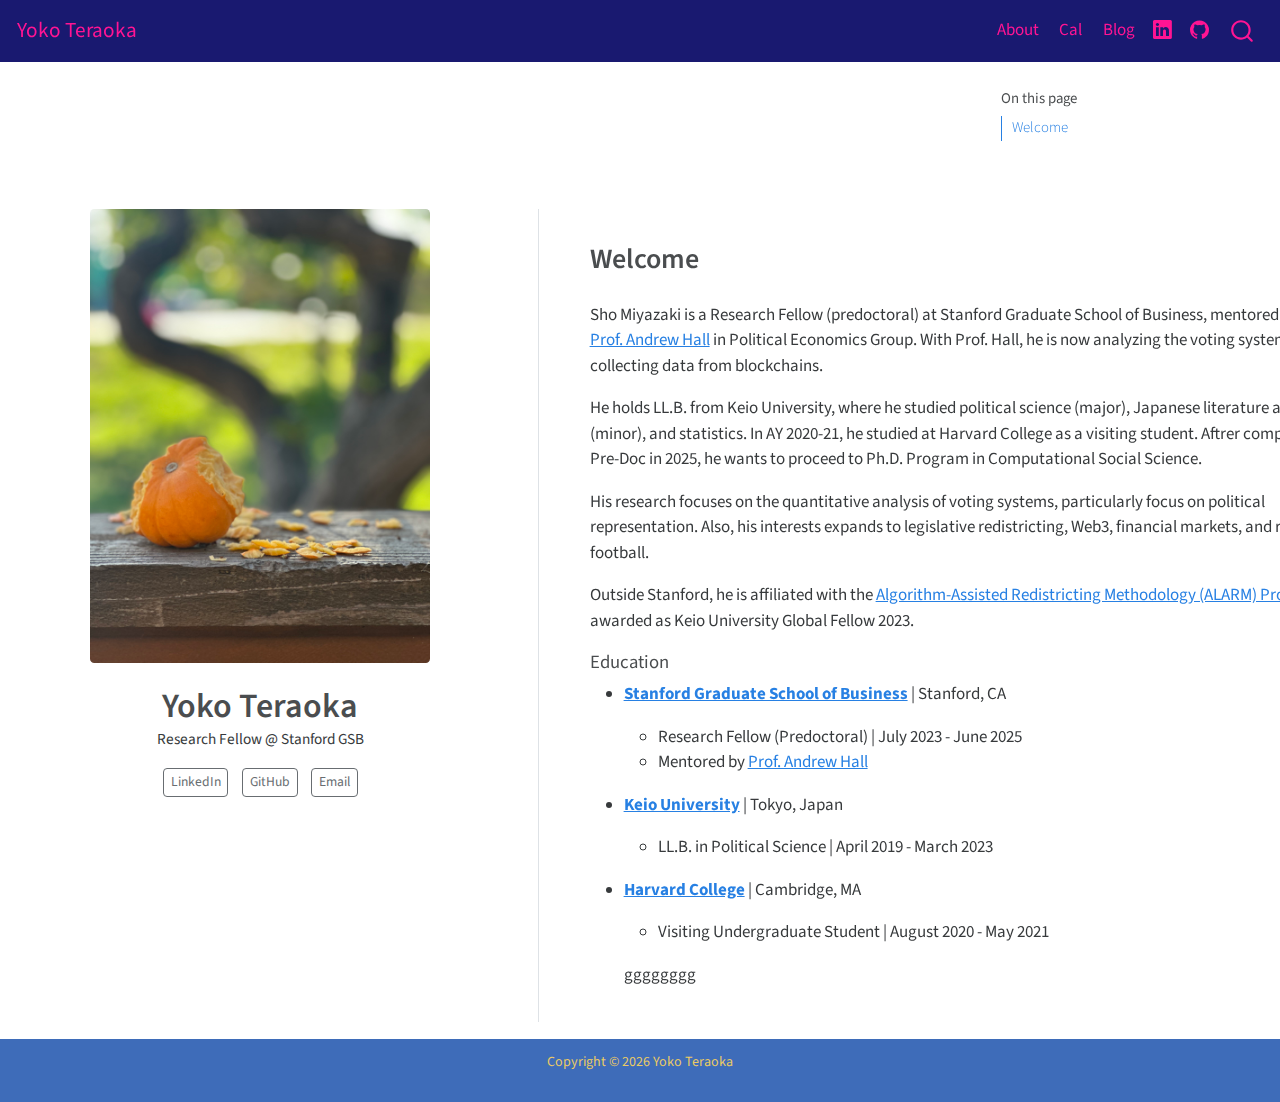
<file: docs/index.html>
<!DOCTYPE html>
<html xmlns="http://www.w3.org/1999/xhtml" lang="en" xml:lang="en"><head>

<meta charset="utf-8">
<meta name="generator" content="quarto-1.3.433">

<meta name="viewport" content="width=device-width, initial-scale=1.0, user-scalable=yes">

<meta name="description" content="Research Fellow @ Stanford GSB">

<title>Yoko Teraoka</title>
<style>
code{white-space: pre-wrap;}
span.smallcaps{font-variant: small-caps;}
div.columns{display: flex; gap: min(4vw, 1.5em);}
div.column{flex: auto; overflow-x: auto;}
div.hanging-indent{margin-left: 1.5em; text-indent: -1.5em;}
ul.task-list{list-style: none;}
ul.task-list li input[type="checkbox"] {
  width: 0.8em;
  margin: 0 0.8em 0.2em -1em; /* quarto-specific, see https://github.com/quarto-dev/quarto-cli/issues/4556 */ 
  vertical-align: middle;
}
</style>


<script src="site_libs/quarto-nav/quarto-nav.js"></script>
<script src="site_libs/quarto-nav/headroom.min.js"></script>
<script src="site_libs/clipboard/clipboard.min.js"></script>
<script src="site_libs/quarto-search/autocomplete.umd.js"></script>
<script src="site_libs/quarto-search/fuse.min.js"></script>
<script src="site_libs/quarto-search/quarto-search.js"></script>
<meta name="quarto:offset" content="./">
<link href="./figs/favicon.png" rel="icon" type="image/png">
<script src="site_libs/quarto-html/quarto.js"></script>
<script src="site_libs/quarto-html/popper.min.js"></script>
<script src="site_libs/quarto-html/tippy.umd.min.js"></script>
<link href="site_libs/quarto-html/tippy.css" rel="stylesheet">
<link href="site_libs/quarto-html/quarto-syntax-highlighting.css" rel="stylesheet" id="quarto-text-highlighting-styles">
<script src="site_libs/bootstrap/bootstrap.min.js"></script>
<link href="site_libs/bootstrap/bootstrap-icons.css" rel="stylesheet">
<link href="site_libs/bootstrap/bootstrap.min.css" rel="stylesheet" id="quarto-bootstrap" data-mode="light">
<script id="quarto-search-options" type="application/json">{
  "location": "navbar",
  "copy-button": false,
  "collapse-after": 3,
  "panel-placement": "end",
  "type": "overlay",
  "limit": 20,
  "language": {
    "search-no-results-text": "No results",
    "search-matching-documents-text": "matching documents",
    "search-copy-link-title": "Copy link to search",
    "search-hide-matches-text": "Hide additional matches",
    "search-more-match-text": "more match in this document",
    "search-more-matches-text": "more matches in this document",
    "search-clear-button-title": "Clear",
    "search-detached-cancel-button-title": "Cancel",
    "search-submit-button-title": "Submit",
    "search-label": "Search"
  }
}</script>


<link rel="stylesheet" href="styles.css">
</head>

<body class="nav-fixed">

<div id="quarto-search-results"></div>
  <header id="quarto-header" class="headroom fixed-top">
    <nav class="navbar navbar-expand-lg navbar-dark ">
      <div class="navbar-container container-fluid">
      <div class="navbar-brand-container">
    <a class="navbar-brand" href="./index.html">
    <span class="navbar-title">Yoko Teraoka</span>
    </a>
  </div>
            <div id="quarto-search" class="" title="Search"></div>
          <button class="navbar-toggler" type="button" data-bs-toggle="collapse" data-bs-target="#navbarCollapse" aria-controls="navbarCollapse" aria-expanded="false" aria-label="Toggle navigation" onclick="if (window.quartoToggleHeadroom) { window.quartoToggleHeadroom(); }">
  <span class="navbar-toggler-icon"></span>
</button>
          <div class="collapse navbar-collapse" id="navbarCollapse">
            <ul class="navbar-nav navbar-nav-scroll ms-auto">
  <li class="nav-item">
    <a class="nav-link" href="./about.html" rel="" target="">
 <span class="menu-text">About</span></a>
  </li>  
  <li class="nav-item">
    <a class="nav-link" href="./california.html" rel="" target="">
 <span class="menu-text">Cal</span></a>
  </li>  
  <li class="nav-item">
    <a class="nav-link" href="https://hiyokoyoko.github.io/Blog.html" rel="" target="">
 <span class="menu-text">Blog</span></a>
  </li>  
  <li class="nav-item compact">
    <a class="nav-link" href="https://www.linkedin.com/in/hiyokoyoko/" rel="" target=""><i class="bi bi-linkedin" role="img">
</i> 
 <span class="menu-text"></span></a>
  </li>  
  <li class="nav-item compact">
    <a class="nav-link" href="https://github.com/hiyokoyoko" rel="" target=""><i class="bi bi-github" role="img">
</i> 
 <span class="menu-text"></span></a>
  </li>  
</ul>
            <div class="quarto-navbar-tools">
</div>
          </div> <!-- /navcollapse -->
      </div> <!-- /container-fluid -->
    </nav>
</header>
<!-- content -->
<div id="quarto-content" class="quarto-container page-columns page-rows-contents page-layout-article page-navbar">
<!-- sidebar -->
<!-- margin-sidebar -->
    <div id="quarto-margin-sidebar" class="sidebar margin-sidebar">
        <nav id="TOC" role="doc-toc" class="toc-active">
    <h2 id="toc-title">On this page</h2>
  <ul>
  <li><a href="#welcome" id="toc-welcome" class="nav-link active" data-scroll-target="#welcome">Welcome</a></li>
  </ul>
</nav>
    </div>
<!-- main -->
<div class="quarto-about-trestles page-columns page-full">
  <div class="about-entity">
    <img src="photo/pumpkin.jpeg" class="about-image
  rounded " style="width: 20em;">
<header id="title-block-header" class="quarto-title-block default">
<div class="quarto-title">
<h1 class="title">Yoko Teraoka</h1>
</div>
<div>
  <div class="description">
    <p>Research Fellow @ Stanford GSB</p>
  </div>
</div>
<div class="quarto-title-meta">
  </div>
</header>
    <div class="about-links">
  <a href="https://www.linkedin.com/in/yokoteraoka/" class="about-link" rel="" target="">
     <span class="about-link-text">LinkedIn</span>
  </a>
  <a href="https://github.com/yokoteraoka" class="about-link" rel="" target="">
     <span class="about-link-text">GitHub</span>
  </a>
  <a href="/hiyoko514@gmail.com" class="about-link" rel="" target="">
     <span class="about-link-text">Email</span>
  </a>
</div>
  </div>
  <div class="about-contents page-columns page-full"><main class="content page-columns page-full" id="quarto-document-content">

<section id="welcome" class="level2 column-page">
<h2 data-anchor-id="welcome">Welcome</h2>
<p>Sho Miyazaki is a Research Fellow (predoctoral) at Stanford Graduate School of Business, mentored by <a href="http://www.andrewbenjaminhall.com/">Prof.&nbsp;Andrew Hall</a> in Political Economics Group. With Prof.&nbsp;Hall, he is now analyzing the voting system of DAOs collecting data from blockchains.</p>
<p>He holds LL.B. from Keio University, where he studied political science (major), Japanese literature and arts (minor), and statistics. In AY 2020-21, he studied at Harvard College as a visiting student. Aftrer completing the Pre-Doc in 2025, he wants to proceed to Ph.D.&nbsp;Program in Computational Social Science.</p>
<p>His research focuses on the quantitative analysis of voting systems, particularly focus on political representation. Also, his interests expands to legislative redistricting, Web3, financial markets, and rugby football.</p>
<p>Outside Stanford, he is affiliated with the <a href="https://alarm-redist.org">Algorithm-Assisted Redistricting Methodology (ALARM) Project</a>, and awarded as Keio University Global Fellow 2023.</p>
<section id="education" class="level5">
<h5 data-anchor-id="education">Education</h5>
<ul>
<li><p><a href="https://www.gsb.stanford.edu/programs/research-fellows"><strong>Stanford Graduate School of Business</strong></a> | Stanford, CA</p>
<ul>
<li>Research Fellow (Predoctoral) | July 2023 - June 2025</li>
<li>Mentored by <a href="http://www.andrewbenjaminhall.com/">Prof.&nbsp;Andrew Hall</a></li>
</ul></li>
<li><p><a href="https://www.keio.ac.jp/en/"><strong>Keio University</strong></a> | Tokyo, Japan</p>
<ul>
<li>LL.B. in Political Science | April 2019 - March 2023</li>
</ul></li>
<li><p><a href="https://college.harvard.edu"><strong>Harvard College</strong></a> | Cambridge, MA</p>
<ul>
<li>Visiting Undergraduate Student | August 2020 - May 2021</li>
</ul>
<p>gggggggg</p></li>
</ul>
</section>
</section>


</main></div>
</div>
 <!-- /main -->
<script id="quarto-html-after-body" type="application/javascript">
window.document.addEventListener("DOMContentLoaded", function (event) {
  const toggleBodyColorMode = (bsSheetEl) => {
    const mode = bsSheetEl.getAttribute("data-mode");
    const bodyEl = window.document.querySelector("body");
    if (mode === "dark") {
      bodyEl.classList.add("quarto-dark");
      bodyEl.classList.remove("quarto-light");
    } else {
      bodyEl.classList.add("quarto-light");
      bodyEl.classList.remove("quarto-dark");
    }
  }
  const toggleBodyColorPrimary = () => {
    const bsSheetEl = window.document.querySelector("link#quarto-bootstrap");
    if (bsSheetEl) {
      toggleBodyColorMode(bsSheetEl);
    }
  }
  toggleBodyColorPrimary();  
  const isCodeAnnotation = (el) => {
    for (const clz of el.classList) {
      if (clz.startsWith('code-annotation-')) {                     
        return true;
      }
    }
    return false;
  }
  const clipboard = new window.ClipboardJS('.code-copy-button', {
    text: function(trigger) {
      const codeEl = trigger.previousElementSibling.cloneNode(true);
      for (const childEl of codeEl.children) {
        if (isCodeAnnotation(childEl)) {
          childEl.remove();
        }
      }
      return codeEl.innerText;
    }
  });
  clipboard.on('success', function(e) {
    // button target
    const button = e.trigger;
    // don't keep focus
    button.blur();
    // flash "checked"
    button.classList.add('code-copy-button-checked');
    var currentTitle = button.getAttribute("title");
    button.setAttribute("title", "Copied!");
    let tooltip;
    if (window.bootstrap) {
      button.setAttribute("data-bs-toggle", "tooltip");
      button.setAttribute("data-bs-placement", "left");
      button.setAttribute("data-bs-title", "Copied!");
      tooltip = new bootstrap.Tooltip(button, 
        { trigger: "manual", 
          customClass: "code-copy-button-tooltip",
          offset: [0, -8]});
      tooltip.show();    
    }
    setTimeout(function() {
      if (tooltip) {
        tooltip.hide();
        button.removeAttribute("data-bs-title");
        button.removeAttribute("data-bs-toggle");
        button.removeAttribute("data-bs-placement");
      }
      button.setAttribute("title", currentTitle);
      button.classList.remove('code-copy-button-checked');
    }, 1000);
    // clear code selection
    e.clearSelection();
  });
  function tippyHover(el, contentFn) {
    const config = {
      allowHTML: true,
      content: contentFn,
      maxWidth: 500,
      delay: 100,
      arrow: false,
      appendTo: function(el) {
          return el.parentElement;
      },
      interactive: true,
      interactiveBorder: 10,
      theme: 'quarto',
      placement: 'bottom-start'
    };
    window.tippy(el, config); 
  }
  const noterefs = window.document.querySelectorAll('a[role="doc-noteref"]');
  for (var i=0; i<noterefs.length; i++) {
    const ref = noterefs[i];
    tippyHover(ref, function() {
      // use id or data attribute instead here
      let href = ref.getAttribute('data-footnote-href') || ref.getAttribute('href');
      try { href = new URL(href).hash; } catch {}
      const id = href.replace(/^#\/?/, "");
      const note = window.document.getElementById(id);
      return note.innerHTML;
    });
  }
      let selectedAnnoteEl;
      const selectorForAnnotation = ( cell, annotation) => {
        let cellAttr = 'data-code-cell="' + cell + '"';
        let lineAttr = 'data-code-annotation="' +  annotation + '"';
        const selector = 'span[' + cellAttr + '][' + lineAttr + ']';
        return selector;
      }
      const selectCodeLines = (annoteEl) => {
        const doc = window.document;
        const targetCell = annoteEl.getAttribute("data-target-cell");
        const targetAnnotation = annoteEl.getAttribute("data-target-annotation");
        const annoteSpan = window.document.querySelector(selectorForAnnotation(targetCell, targetAnnotation));
        const lines = annoteSpan.getAttribute("data-code-lines").split(",");
        const lineIds = lines.map((line) => {
          return targetCell + "-" + line;
        })
        let top = null;
        let height = null;
        let parent = null;
        if (lineIds.length > 0) {
            //compute the position of the single el (top and bottom and make a div)
            const el = window.document.getElementById(lineIds[0]);
            top = el.offsetTop;
            height = el.offsetHeight;
            parent = el.parentElement.parentElement;
          if (lineIds.length > 1) {
            const lastEl = window.document.getElementById(lineIds[lineIds.length - 1]);
            const bottom = lastEl.offsetTop + lastEl.offsetHeight;
            height = bottom - top;
          }
          if (top !== null && height !== null && parent !== null) {
            // cook up a div (if necessary) and position it 
            let div = window.document.getElementById("code-annotation-line-highlight");
            if (div === null) {
              div = window.document.createElement("div");
              div.setAttribute("id", "code-annotation-line-highlight");
              div.style.position = 'absolute';
              parent.appendChild(div);
            }
            div.style.top = top - 2 + "px";
            div.style.height = height + 4 + "px";
            let gutterDiv = window.document.getElementById("code-annotation-line-highlight-gutter");
            if (gutterDiv === null) {
              gutterDiv = window.document.createElement("div");
              gutterDiv.setAttribute("id", "code-annotation-line-highlight-gutter");
              gutterDiv.style.position = 'absolute';
              const codeCell = window.document.getElementById(targetCell);
              const gutter = codeCell.querySelector('.code-annotation-gutter');
              gutter.appendChild(gutterDiv);
            }
            gutterDiv.style.top = top - 2 + "px";
            gutterDiv.style.height = height + 4 + "px";
          }
          selectedAnnoteEl = annoteEl;
        }
      };
      const unselectCodeLines = () => {
        const elementsIds = ["code-annotation-line-highlight", "code-annotation-line-highlight-gutter"];
        elementsIds.forEach((elId) => {
          const div = window.document.getElementById(elId);
          if (div) {
            div.remove();
          }
        });
        selectedAnnoteEl = undefined;
      };
      // Attach click handler to the DT
      const annoteDls = window.document.querySelectorAll('dt[data-target-cell]');
      for (const annoteDlNode of annoteDls) {
        annoteDlNode.addEventListener('click', (event) => {
          const clickedEl = event.target;
          if (clickedEl !== selectedAnnoteEl) {
            unselectCodeLines();
            const activeEl = window.document.querySelector('dt[data-target-cell].code-annotation-active');
            if (activeEl) {
              activeEl.classList.remove('code-annotation-active');
            }
            selectCodeLines(clickedEl);
            clickedEl.classList.add('code-annotation-active');
          } else {
            // Unselect the line
            unselectCodeLines();
            clickedEl.classList.remove('code-annotation-active');
          }
        });
      }
  const findCites = (el) => {
    const parentEl = el.parentElement;
    if (parentEl) {
      const cites = parentEl.dataset.cites;
      if (cites) {
        return {
          el,
          cites: cites.split(' ')
        };
      } else {
        return findCites(el.parentElement)
      }
    } else {
      return undefined;
    }
  };
  var bibliorefs = window.document.querySelectorAll('a[role="doc-biblioref"]');
  for (var i=0; i<bibliorefs.length; i++) {
    const ref = bibliorefs[i];
    const citeInfo = findCites(ref);
    if (citeInfo) {
      tippyHover(citeInfo.el, function() {
        var popup = window.document.createElement('div');
        citeInfo.cites.forEach(function(cite) {
          var citeDiv = window.document.createElement('div');
          citeDiv.classList.add('hanging-indent');
          citeDiv.classList.add('csl-entry');
          var biblioDiv = window.document.getElementById('ref-' + cite);
          if (biblioDiv) {
            citeDiv.innerHTML = biblioDiv.innerHTML;
          }
          popup.appendChild(citeDiv);
        });
        return popup.innerHTML;
      });
    }
  }
});
</script>
</div> <!-- /content -->
<footer class="footer">
  <div class="nav-footer">
    <div class="nav-footer-left">
      &nbsp;
    </div>   
    <div class="nav-footer-center">
      <ul class="footer-items list-unstyled">
    <li class="nav-item">
 <p>Copyright © <script>document.write(new Date().getFullYear())</script> Yoko Teraoka</p>
  </li>  
</ul>
    </div>
    <div class="nav-footer-right">
      &nbsp;
    </div>
  </div>
</footer>



</body></html>
</file>
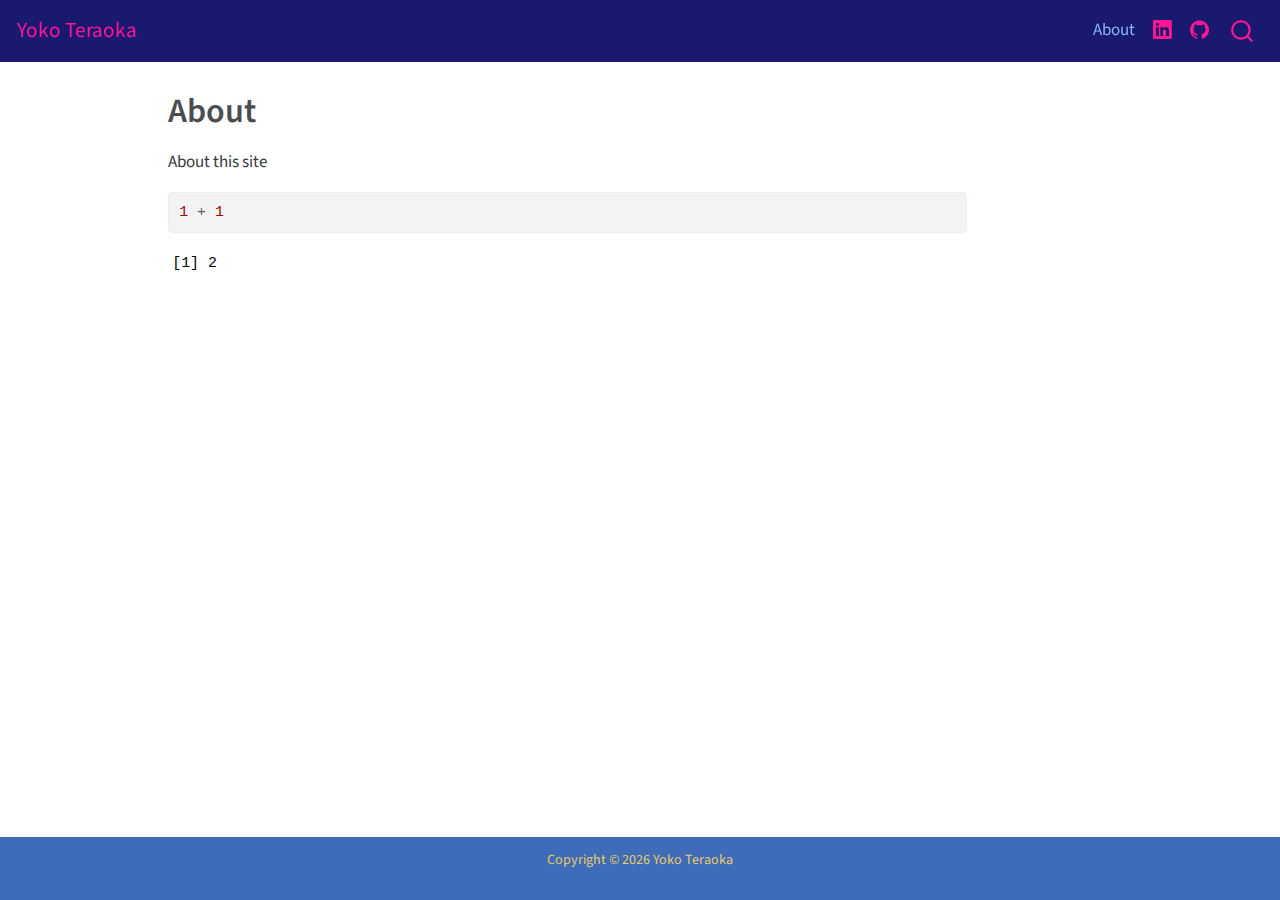
<file: docs/about.html>
<!DOCTYPE html>
<html xmlns="http://www.w3.org/1999/xhtml" lang="en" xml:lang="en"><head>

<meta charset="utf-8">
<meta name="generator" content="quarto-1.3.433">

<meta name="viewport" content="width=device-width, initial-scale=1.0, user-scalable=yes">


<title>Yoko Teraoka - About</title>
<style>
code{white-space: pre-wrap;}
span.smallcaps{font-variant: small-caps;}
div.columns{display: flex; gap: min(4vw, 1.5em);}
div.column{flex: auto; overflow-x: auto;}
div.hanging-indent{margin-left: 1.5em; text-indent: -1.5em;}
ul.task-list{list-style: none;}
ul.task-list li input[type="checkbox"] {
  width: 0.8em;
  margin: 0 0.8em 0.2em -1em; /* quarto-specific, see https://github.com/quarto-dev/quarto-cli/issues/4556 */ 
  vertical-align: middle;
}
/* CSS for syntax highlighting */
pre > code.sourceCode { white-space: pre; position: relative; }
pre > code.sourceCode > span { display: inline-block; line-height: 1.25; }
pre > code.sourceCode > span:empty { height: 1.2em; }
.sourceCode { overflow: visible; }
code.sourceCode > span { color: inherit; text-decoration: inherit; }
div.sourceCode { margin: 1em 0; }
pre.sourceCode { margin: 0; }
@media screen {
div.sourceCode { overflow: auto; }
}
@media print {
pre > code.sourceCode { white-space: pre-wrap; }
pre > code.sourceCode > span { text-indent: -5em; padding-left: 5em; }
}
pre.numberSource code
  { counter-reset: source-line 0; }
pre.numberSource code > span
  { position: relative; left: -4em; counter-increment: source-line; }
pre.numberSource code > span > a:first-child::before
  { content: counter(source-line);
    position: relative; left: -1em; text-align: right; vertical-align: baseline;
    border: none; display: inline-block;
    -webkit-touch-callout: none; -webkit-user-select: none;
    -khtml-user-select: none; -moz-user-select: none;
    -ms-user-select: none; user-select: none;
    padding: 0 4px; width: 4em;
  }
pre.numberSource { margin-left: 3em;  padding-left: 4px; }
div.sourceCode
  {   }
@media screen {
pre > code.sourceCode > span > a:first-child::before { text-decoration: underline; }
}
</style>


<script src="site_libs/quarto-nav/quarto-nav.js"></script>
<script src="site_libs/quarto-nav/headroom.min.js"></script>
<script src="site_libs/clipboard/clipboard.min.js"></script>
<script src="site_libs/quarto-search/autocomplete.umd.js"></script>
<script src="site_libs/quarto-search/fuse.min.js"></script>
<script src="site_libs/quarto-search/quarto-search.js"></script>
<meta name="quarto:offset" content="./">
<link href="./figs/favicon.png" rel="icon" type="image/png">
<script src="site_libs/quarto-html/quarto.js"></script>
<script src="site_libs/quarto-html/popper.min.js"></script>
<script src="site_libs/quarto-html/tippy.umd.min.js"></script>
<script src="site_libs/quarto-html/anchor.min.js"></script>
<link href="site_libs/quarto-html/tippy.css" rel="stylesheet">
<link href="site_libs/quarto-html/quarto-syntax-highlighting.css" rel="stylesheet" id="quarto-text-highlighting-styles">
<script src="site_libs/bootstrap/bootstrap.min.js"></script>
<link href="site_libs/bootstrap/bootstrap-icons.css" rel="stylesheet">
<link href="site_libs/bootstrap/bootstrap.min.css" rel="stylesheet" id="quarto-bootstrap" data-mode="light">
<script id="quarto-search-options" type="application/json">{
  "location": "navbar",
  "copy-button": false,
  "collapse-after": 3,
  "panel-placement": "end",
  "type": "overlay",
  "limit": 20,
  "language": {
    "search-no-results-text": "No results",
    "search-matching-documents-text": "matching documents",
    "search-copy-link-title": "Copy link to search",
    "search-hide-matches-text": "Hide additional matches",
    "search-more-match-text": "more match in this document",
    "search-more-matches-text": "more matches in this document",
    "search-clear-button-title": "Clear",
    "search-detached-cancel-button-title": "Cancel",
    "search-submit-button-title": "Submit",
    "search-label": "Search"
  }
}</script>


<link rel="stylesheet" href="styles.css">
</head>

<body class="nav-fixed">

<div id="quarto-search-results"></div>
  <header id="quarto-header" class="headroom fixed-top">
    <nav class="navbar navbar-expand-lg navbar-dark ">
      <div class="navbar-container container-fluid">
      <div class="navbar-brand-container">
    <a class="navbar-brand" href="./index.html">
    <span class="navbar-title">Yoko Teraoka</span>
    </a>
  </div>
            <div id="quarto-search" class="" title="Search"></div>
          <button class="navbar-toggler" type="button" data-bs-toggle="collapse" data-bs-target="#navbarCollapse" aria-controls="navbarCollapse" aria-expanded="false" aria-label="Toggle navigation" onclick="if (window.quartoToggleHeadroom) { window.quartoToggleHeadroom(); }">
  <span class="navbar-toggler-icon"></span>
</button>
          <div class="collapse navbar-collapse" id="navbarCollapse">
            <ul class="navbar-nav navbar-nav-scroll ms-auto">
  <li class="nav-item">
    <a class="nav-link active" href="./about.html" rel="" target="" aria-current="page">
 <span class="menu-text">About</span></a>
  </li>  
  <li class="nav-item compact">
    <a class="nav-link" href="https://www.linkedin.com/in/hiyokoyoko/" rel="" target=""><i class="bi bi-linkedin" role="img">
</i> 
 <span class="menu-text"></span></a>
  </li>  
  <li class="nav-item compact">
    <a class="nav-link" href="https://github.com/hiyokoyoko" rel="" target=""><i class="bi bi-github" role="img">
</i> 
 <span class="menu-text"></span></a>
  </li>  
</ul>
            <div class="quarto-navbar-tools">
</div>
          </div> <!-- /navcollapse -->
      </div> <!-- /container-fluid -->
    </nav>
</header>
<!-- content -->
<div id="quarto-content" class="quarto-container page-columns page-rows-contents page-layout-article page-navbar">
<!-- sidebar -->
<!-- margin-sidebar -->
    <div id="quarto-margin-sidebar" class="sidebar margin-sidebar">
        
    </div>
<!-- main -->
<main class="content" id="quarto-document-content">

<header id="title-block-header" class="quarto-title-block default">
<div class="quarto-title">
<h1 class="title">About</h1>
</div>



<div class="quarto-title-meta">

    
  
    
  </div>
  

</header>

<p>About this site</p>
<div class="cell">
<div class="sourceCode cell-code" id="cb1"><pre class="sourceCode r code-with-copy"><code class="sourceCode r"><span id="cb1-1"><a href="#cb1-1" aria-hidden="true" tabindex="-1"></a><span class="dv">1</span> <span class="sc">+</span> <span class="dv">1</span></span></code><button title="Copy to Clipboard" class="code-copy-button"><i class="bi"></i></button></pre></div>
<div class="cell-output cell-output-stdout">
<pre><code>[1] 2</code></pre>
</div>
</div>



</main> <!-- /main -->
<script id="quarto-html-after-body" type="application/javascript">
window.document.addEventListener("DOMContentLoaded", function (event) {
  const toggleBodyColorMode = (bsSheetEl) => {
    const mode = bsSheetEl.getAttribute("data-mode");
    const bodyEl = window.document.querySelector("body");
    if (mode === "dark") {
      bodyEl.classList.add("quarto-dark");
      bodyEl.classList.remove("quarto-light");
    } else {
      bodyEl.classList.add("quarto-light");
      bodyEl.classList.remove("quarto-dark");
    }
  }
  const toggleBodyColorPrimary = () => {
    const bsSheetEl = window.document.querySelector("link#quarto-bootstrap");
    if (bsSheetEl) {
      toggleBodyColorMode(bsSheetEl);
    }
  }
  toggleBodyColorPrimary();  
  const icon = "";
  const anchorJS = new window.AnchorJS();
  anchorJS.options = {
    placement: 'right',
    icon: icon
  };
  anchorJS.add('.anchored');
  const isCodeAnnotation = (el) => {
    for (const clz of el.classList) {
      if (clz.startsWith('code-annotation-')) {                     
        return true;
      }
    }
    return false;
  }
  const clipboard = new window.ClipboardJS('.code-copy-button', {
    text: function(trigger) {
      const codeEl = trigger.previousElementSibling.cloneNode(true);
      for (const childEl of codeEl.children) {
        if (isCodeAnnotation(childEl)) {
          childEl.remove();
        }
      }
      return codeEl.innerText;
    }
  });
  clipboard.on('success', function(e) {
    // button target
    const button = e.trigger;
    // don't keep focus
    button.blur();
    // flash "checked"
    button.classList.add('code-copy-button-checked');
    var currentTitle = button.getAttribute("title");
    button.setAttribute("title", "Copied!");
    let tooltip;
    if (window.bootstrap) {
      button.setAttribute("data-bs-toggle", "tooltip");
      button.setAttribute("data-bs-placement", "left");
      button.setAttribute("data-bs-title", "Copied!");
      tooltip = new bootstrap.Tooltip(button, 
        { trigger: "manual", 
          customClass: "code-copy-button-tooltip",
          offset: [0, -8]});
      tooltip.show();    
    }
    setTimeout(function() {
      if (tooltip) {
        tooltip.hide();
        button.removeAttribute("data-bs-title");
        button.removeAttribute("data-bs-toggle");
        button.removeAttribute("data-bs-placement");
      }
      button.setAttribute("title", currentTitle);
      button.classList.remove('code-copy-button-checked');
    }, 1000);
    // clear code selection
    e.clearSelection();
  });
  function tippyHover(el, contentFn) {
    const config = {
      allowHTML: true,
      content: contentFn,
      maxWidth: 500,
      delay: 100,
      arrow: false,
      appendTo: function(el) {
          return el.parentElement;
      },
      interactive: true,
      interactiveBorder: 10,
      theme: 'quarto',
      placement: 'bottom-start'
    };
    window.tippy(el, config); 
  }
  const noterefs = window.document.querySelectorAll('a[role="doc-noteref"]');
  for (var i=0; i<noterefs.length; i++) {
    const ref = noterefs[i];
    tippyHover(ref, function() {
      // use id or data attribute instead here
      let href = ref.getAttribute('data-footnote-href') || ref.getAttribute('href');
      try { href = new URL(href).hash; } catch {}
      const id = href.replace(/^#\/?/, "");
      const note = window.document.getElementById(id);
      return note.innerHTML;
    });
  }
      let selectedAnnoteEl;
      const selectorForAnnotation = ( cell, annotation) => {
        let cellAttr = 'data-code-cell="' + cell + '"';
        let lineAttr = 'data-code-annotation="' +  annotation + '"';
        const selector = 'span[' + cellAttr + '][' + lineAttr + ']';
        return selector;
      }
      const selectCodeLines = (annoteEl) => {
        const doc = window.document;
        const targetCell = annoteEl.getAttribute("data-target-cell");
        const targetAnnotation = annoteEl.getAttribute("data-target-annotation");
        const annoteSpan = window.document.querySelector(selectorForAnnotation(targetCell, targetAnnotation));
        const lines = annoteSpan.getAttribute("data-code-lines").split(",");
        const lineIds = lines.map((line) => {
          return targetCell + "-" + line;
        })
        let top = null;
        let height = null;
        let parent = null;
        if (lineIds.length > 0) {
            //compute the position of the single el (top and bottom and make a div)
            const el = window.document.getElementById(lineIds[0]);
            top = el.offsetTop;
            height = el.offsetHeight;
            parent = el.parentElement.parentElement;
          if (lineIds.length > 1) {
            const lastEl = window.document.getElementById(lineIds[lineIds.length - 1]);
            const bottom = lastEl.offsetTop + lastEl.offsetHeight;
            height = bottom - top;
          }
          if (top !== null && height !== null && parent !== null) {
            // cook up a div (if necessary) and position it 
            let div = window.document.getElementById("code-annotation-line-highlight");
            if (div === null) {
              div = window.document.createElement("div");
              div.setAttribute("id", "code-annotation-line-highlight");
              div.style.position = 'absolute';
              parent.appendChild(div);
            }
            div.style.top = top - 2 + "px";
            div.style.height = height + 4 + "px";
            let gutterDiv = window.document.getElementById("code-annotation-line-highlight-gutter");
            if (gutterDiv === null) {
              gutterDiv = window.document.createElement("div");
              gutterDiv.setAttribute("id", "code-annotation-line-highlight-gutter");
              gutterDiv.style.position = 'absolute';
              const codeCell = window.document.getElementById(targetCell);
              const gutter = codeCell.querySelector('.code-annotation-gutter');
              gutter.appendChild(gutterDiv);
            }
            gutterDiv.style.top = top - 2 + "px";
            gutterDiv.style.height = height + 4 + "px";
          }
          selectedAnnoteEl = annoteEl;
        }
      };
      const unselectCodeLines = () => {
        const elementsIds = ["code-annotation-line-highlight", "code-annotation-line-highlight-gutter"];
        elementsIds.forEach((elId) => {
          const div = window.document.getElementById(elId);
          if (div) {
            div.remove();
          }
        });
        selectedAnnoteEl = undefined;
      };
      // Attach click handler to the DT
      const annoteDls = window.document.querySelectorAll('dt[data-target-cell]');
      for (const annoteDlNode of annoteDls) {
        annoteDlNode.addEventListener('click', (event) => {
          const clickedEl = event.target;
          if (clickedEl !== selectedAnnoteEl) {
            unselectCodeLines();
            const activeEl = window.document.querySelector('dt[data-target-cell].code-annotation-active');
            if (activeEl) {
              activeEl.classList.remove('code-annotation-active');
            }
            selectCodeLines(clickedEl);
            clickedEl.classList.add('code-annotation-active');
          } else {
            // Unselect the line
            unselectCodeLines();
            clickedEl.classList.remove('code-annotation-active');
          }
        });
      }
  const findCites = (el) => {
    const parentEl = el.parentElement;
    if (parentEl) {
      const cites = parentEl.dataset.cites;
      if (cites) {
        return {
          el,
          cites: cites.split(' ')
        };
      } else {
        return findCites(el.parentElement)
      }
    } else {
      return undefined;
    }
  };
  var bibliorefs = window.document.querySelectorAll('a[role="doc-biblioref"]');
  for (var i=0; i<bibliorefs.length; i++) {
    const ref = bibliorefs[i];
    const citeInfo = findCites(ref);
    if (citeInfo) {
      tippyHover(citeInfo.el, function() {
        var popup = window.document.createElement('div');
        citeInfo.cites.forEach(function(cite) {
          var citeDiv = window.document.createElement('div');
          citeDiv.classList.add('hanging-indent');
          citeDiv.classList.add('csl-entry');
          var biblioDiv = window.document.getElementById('ref-' + cite);
          if (biblioDiv) {
            citeDiv.innerHTML = biblioDiv.innerHTML;
          }
          popup.appendChild(citeDiv);
        });
        return popup.innerHTML;
      });
    }
  }
});
</script>
</div> <!-- /content -->
<footer class="footer">
  <div class="nav-footer">
    <div class="nav-footer-left">
      &nbsp;
    </div>   
    <div class="nav-footer-center">
      <ul class="footer-items list-unstyled">
    <li class="nav-item">
 <p>Copyright © <script>document.write(new Date().getFullYear())</script> Yoko Teraoka</p>
  </li>  
</ul>
    </div>
    <div class="nav-footer-right">
      &nbsp;
    </div>
  </div>
</footer>



</body></html>
</file>
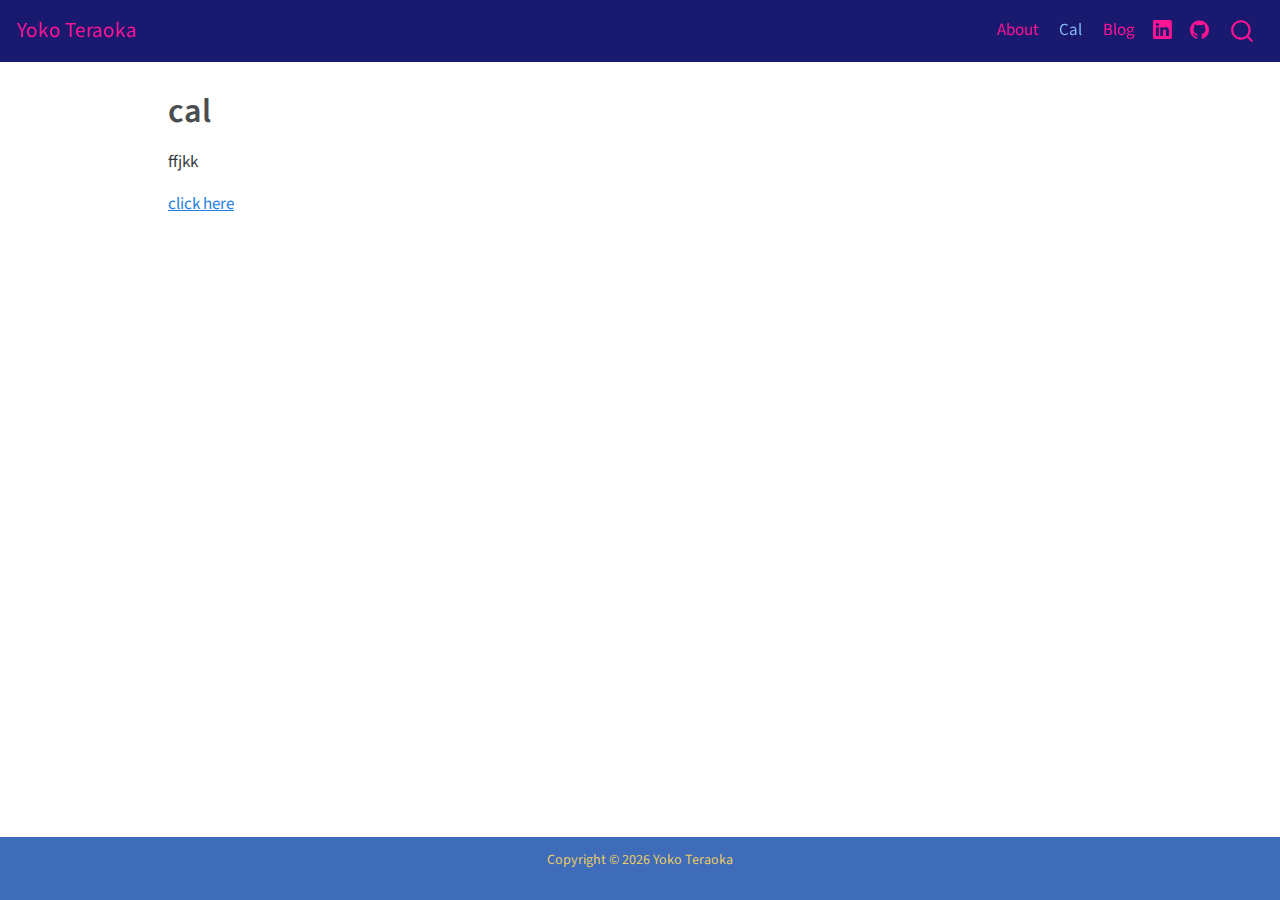
<file: docs/california.html>
<!DOCTYPE html>
<html xmlns="http://www.w3.org/1999/xhtml" lang="en" xml:lang="en"><head>

<meta charset="utf-8">
<meta name="generator" content="quarto-1.3.433">

<meta name="viewport" content="width=device-width, initial-scale=1.0, user-scalable=yes">


<title>Yoko Teraoka - cal</title>
<style>
code{white-space: pre-wrap;}
span.smallcaps{font-variant: small-caps;}
div.columns{display: flex; gap: min(4vw, 1.5em);}
div.column{flex: auto; overflow-x: auto;}
div.hanging-indent{margin-left: 1.5em; text-indent: -1.5em;}
ul.task-list{list-style: none;}
ul.task-list li input[type="checkbox"] {
  width: 0.8em;
  margin: 0 0.8em 0.2em -1em; /* quarto-specific, see https://github.com/quarto-dev/quarto-cli/issues/4556 */ 
  vertical-align: middle;
}
</style>


<script src="site_libs/quarto-nav/quarto-nav.js"></script>
<script src="site_libs/quarto-nav/headroom.min.js"></script>
<script src="site_libs/clipboard/clipboard.min.js"></script>
<script src="site_libs/quarto-search/autocomplete.umd.js"></script>
<script src="site_libs/quarto-search/fuse.min.js"></script>
<script src="site_libs/quarto-search/quarto-search.js"></script>
<meta name="quarto:offset" content="./">
<link href="./figs/favicon.png" rel="icon" type="image/png">
<script src="site_libs/quarto-html/quarto.js"></script>
<script src="site_libs/quarto-html/popper.min.js"></script>
<script src="site_libs/quarto-html/tippy.umd.min.js"></script>
<script src="site_libs/quarto-html/anchor.min.js"></script>
<link href="site_libs/quarto-html/tippy.css" rel="stylesheet">
<link href="site_libs/quarto-html/quarto-syntax-highlighting.css" rel="stylesheet" id="quarto-text-highlighting-styles">
<script src="site_libs/bootstrap/bootstrap.min.js"></script>
<link href="site_libs/bootstrap/bootstrap-icons.css" rel="stylesheet">
<link href="site_libs/bootstrap/bootstrap.min.css" rel="stylesheet" id="quarto-bootstrap" data-mode="light">
<script id="quarto-search-options" type="application/json">{
  "location": "navbar",
  "copy-button": false,
  "collapse-after": 3,
  "panel-placement": "end",
  "type": "overlay",
  "limit": 20,
  "language": {
    "search-no-results-text": "No results",
    "search-matching-documents-text": "matching documents",
    "search-copy-link-title": "Copy link to search",
    "search-hide-matches-text": "Hide additional matches",
    "search-more-match-text": "more match in this document",
    "search-more-matches-text": "more matches in this document",
    "search-clear-button-title": "Clear",
    "search-detached-cancel-button-title": "Cancel",
    "search-submit-button-title": "Submit",
    "search-label": "Search"
  }
}</script>


<link rel="stylesheet" href="styles.css">
</head>

<body class="nav-fixed">

<div id="quarto-search-results"></div>
  <header id="quarto-header" class="headroom fixed-top">
    <nav class="navbar navbar-expand-lg navbar-dark ">
      <div class="navbar-container container-fluid">
      <div class="navbar-brand-container">
    <a class="navbar-brand" href="./index.html">
    <span class="navbar-title">Yoko Teraoka</span>
    </a>
  </div>
            <div id="quarto-search" class="" title="Search"></div>
          <button class="navbar-toggler" type="button" data-bs-toggle="collapse" data-bs-target="#navbarCollapse" aria-controls="navbarCollapse" aria-expanded="false" aria-label="Toggle navigation" onclick="if (window.quartoToggleHeadroom) { window.quartoToggleHeadroom(); }">
  <span class="navbar-toggler-icon"></span>
</button>
          <div class="collapse navbar-collapse" id="navbarCollapse">
            <ul class="navbar-nav navbar-nav-scroll ms-auto">
  <li class="nav-item">
    <a class="nav-link" href="./about.html" rel="" target="">
 <span class="menu-text">About</span></a>
  </li>  
  <li class="nav-item">
    <a class="nav-link active" href="./california.html" rel="" target="" aria-current="page">
 <span class="menu-text">Cal</span></a>
  </li>  
  <li class="nav-item">
    <a class="nav-link" href="https://hiyokoyoko.github.io/Blog.html" rel="" target="">
 <span class="menu-text">Blog</span></a>
  </li>  
  <li class="nav-item compact">
    <a class="nav-link" href="https://www.linkedin.com/in/hiyokoyoko/" rel="" target=""><i class="bi bi-linkedin" role="img">
</i> 
 <span class="menu-text"></span></a>
  </li>  
  <li class="nav-item compact">
    <a class="nav-link" href="https://github.com/hiyokoyoko" rel="" target=""><i class="bi bi-github" role="img">
</i> 
 <span class="menu-text"></span></a>
  </li>  
</ul>
            <div class="quarto-navbar-tools">
</div>
          </div> <!-- /navcollapse -->
      </div> <!-- /container-fluid -->
    </nav>
</header>
<!-- content -->
<div id="quarto-content" class="quarto-container page-columns page-rows-contents page-layout-article page-navbar">
<!-- sidebar -->
<!-- margin-sidebar -->
    <div id="quarto-margin-sidebar" class="sidebar margin-sidebar">
        
    </div>
<!-- main -->
<main class="content" id="quarto-document-content">

<header id="title-block-header" class="quarto-title-block default">
<div class="quarto-title">
<h1 class="title">cal</h1>
</div>



<div class="quarto-title-meta">

    
  
    
  </div>
  

</header>

<p>ffjkk</p>
<p><a href="stanford.html">click here</a></p>



</main> <!-- /main -->
<script id="quarto-html-after-body" type="application/javascript">
window.document.addEventListener("DOMContentLoaded", function (event) {
  const toggleBodyColorMode = (bsSheetEl) => {
    const mode = bsSheetEl.getAttribute("data-mode");
    const bodyEl = window.document.querySelector("body");
    if (mode === "dark") {
      bodyEl.classList.add("quarto-dark");
      bodyEl.classList.remove("quarto-light");
    } else {
      bodyEl.classList.add("quarto-light");
      bodyEl.classList.remove("quarto-dark");
    }
  }
  const toggleBodyColorPrimary = () => {
    const bsSheetEl = window.document.querySelector("link#quarto-bootstrap");
    if (bsSheetEl) {
      toggleBodyColorMode(bsSheetEl);
    }
  }
  toggleBodyColorPrimary();  
  const icon = "";
  const anchorJS = new window.AnchorJS();
  anchorJS.options = {
    placement: 'right',
    icon: icon
  };
  anchorJS.add('.anchored');
  const isCodeAnnotation = (el) => {
    for (const clz of el.classList) {
      if (clz.startsWith('code-annotation-')) {                     
        return true;
      }
    }
    return false;
  }
  const clipboard = new window.ClipboardJS('.code-copy-button', {
    text: function(trigger) {
      const codeEl = trigger.previousElementSibling.cloneNode(true);
      for (const childEl of codeEl.children) {
        if (isCodeAnnotation(childEl)) {
          childEl.remove();
        }
      }
      return codeEl.innerText;
    }
  });
  clipboard.on('success', function(e) {
    // button target
    const button = e.trigger;
    // don't keep focus
    button.blur();
    // flash "checked"
    button.classList.add('code-copy-button-checked');
    var currentTitle = button.getAttribute("title");
    button.setAttribute("title", "Copied!");
    let tooltip;
    if (window.bootstrap) {
      button.setAttribute("data-bs-toggle", "tooltip");
      button.setAttribute("data-bs-placement", "left");
      button.setAttribute("data-bs-title", "Copied!");
      tooltip = new bootstrap.Tooltip(button, 
        { trigger: "manual", 
          customClass: "code-copy-button-tooltip",
          offset: [0, -8]});
      tooltip.show();    
    }
    setTimeout(function() {
      if (tooltip) {
        tooltip.hide();
        button.removeAttribute("data-bs-title");
        button.removeAttribute("data-bs-toggle");
        button.removeAttribute("data-bs-placement");
      }
      button.setAttribute("title", currentTitle);
      button.classList.remove('code-copy-button-checked');
    }, 1000);
    // clear code selection
    e.clearSelection();
  });
  function tippyHover(el, contentFn) {
    const config = {
      allowHTML: true,
      content: contentFn,
      maxWidth: 500,
      delay: 100,
      arrow: false,
      appendTo: function(el) {
          return el.parentElement;
      },
      interactive: true,
      interactiveBorder: 10,
      theme: 'quarto',
      placement: 'bottom-start'
    };
    window.tippy(el, config); 
  }
  const noterefs = window.document.querySelectorAll('a[role="doc-noteref"]');
  for (var i=0; i<noterefs.length; i++) {
    const ref = noterefs[i];
    tippyHover(ref, function() {
      // use id or data attribute instead here
      let href = ref.getAttribute('data-footnote-href') || ref.getAttribute('href');
      try { href = new URL(href).hash; } catch {}
      const id = href.replace(/^#\/?/, "");
      const note = window.document.getElementById(id);
      return note.innerHTML;
    });
  }
      let selectedAnnoteEl;
      const selectorForAnnotation = ( cell, annotation) => {
        let cellAttr = 'data-code-cell="' + cell + '"';
        let lineAttr = 'data-code-annotation="' +  annotation + '"';
        const selector = 'span[' + cellAttr + '][' + lineAttr + ']';
        return selector;
      }
      const selectCodeLines = (annoteEl) => {
        const doc = window.document;
        const targetCell = annoteEl.getAttribute("data-target-cell");
        const targetAnnotation = annoteEl.getAttribute("data-target-annotation");
        const annoteSpan = window.document.querySelector(selectorForAnnotation(targetCell, targetAnnotation));
        const lines = annoteSpan.getAttribute("data-code-lines").split(",");
        const lineIds = lines.map((line) => {
          return targetCell + "-" + line;
        })
        let top = null;
        let height = null;
        let parent = null;
        if (lineIds.length > 0) {
            //compute the position of the single el (top and bottom and make a div)
            const el = window.document.getElementById(lineIds[0]);
            top = el.offsetTop;
            height = el.offsetHeight;
            parent = el.parentElement.parentElement;
          if (lineIds.length > 1) {
            const lastEl = window.document.getElementById(lineIds[lineIds.length - 1]);
            const bottom = lastEl.offsetTop + lastEl.offsetHeight;
            height = bottom - top;
          }
          if (top !== null && height !== null && parent !== null) {
            // cook up a div (if necessary) and position it 
            let div = window.document.getElementById("code-annotation-line-highlight");
            if (div === null) {
              div = window.document.createElement("div");
              div.setAttribute("id", "code-annotation-line-highlight");
              div.style.position = 'absolute';
              parent.appendChild(div);
            }
            div.style.top = top - 2 + "px";
            div.style.height = height + 4 + "px";
            let gutterDiv = window.document.getElementById("code-annotation-line-highlight-gutter");
            if (gutterDiv === null) {
              gutterDiv = window.document.createElement("div");
              gutterDiv.setAttribute("id", "code-annotation-line-highlight-gutter");
              gutterDiv.style.position = 'absolute';
              const codeCell = window.document.getElementById(targetCell);
              const gutter = codeCell.querySelector('.code-annotation-gutter');
              gutter.appendChild(gutterDiv);
            }
            gutterDiv.style.top = top - 2 + "px";
            gutterDiv.style.height = height + 4 + "px";
          }
          selectedAnnoteEl = annoteEl;
        }
      };
      const unselectCodeLines = () => {
        const elementsIds = ["code-annotation-line-highlight", "code-annotation-line-highlight-gutter"];
        elementsIds.forEach((elId) => {
          const div = window.document.getElementById(elId);
          if (div) {
            div.remove();
          }
        });
        selectedAnnoteEl = undefined;
      };
      // Attach click handler to the DT
      const annoteDls = window.document.querySelectorAll('dt[data-target-cell]');
      for (const annoteDlNode of annoteDls) {
        annoteDlNode.addEventListener('click', (event) => {
          const clickedEl = event.target;
          if (clickedEl !== selectedAnnoteEl) {
            unselectCodeLines();
            const activeEl = window.document.querySelector('dt[data-target-cell].code-annotation-active');
            if (activeEl) {
              activeEl.classList.remove('code-annotation-active');
            }
            selectCodeLines(clickedEl);
            clickedEl.classList.add('code-annotation-active');
          } else {
            // Unselect the line
            unselectCodeLines();
            clickedEl.classList.remove('code-annotation-active');
          }
        });
      }
  const findCites = (el) => {
    const parentEl = el.parentElement;
    if (parentEl) {
      const cites = parentEl.dataset.cites;
      if (cites) {
        return {
          el,
          cites: cites.split(' ')
        };
      } else {
        return findCites(el.parentElement)
      }
    } else {
      return undefined;
    }
  };
  var bibliorefs = window.document.querySelectorAll('a[role="doc-biblioref"]');
  for (var i=0; i<bibliorefs.length; i++) {
    const ref = bibliorefs[i];
    const citeInfo = findCites(ref);
    if (citeInfo) {
      tippyHover(citeInfo.el, function() {
        var popup = window.document.createElement('div');
        citeInfo.cites.forEach(function(cite) {
          var citeDiv = window.document.createElement('div');
          citeDiv.classList.add('hanging-indent');
          citeDiv.classList.add('csl-entry');
          var biblioDiv = window.document.getElementById('ref-' + cite);
          if (biblioDiv) {
            citeDiv.innerHTML = biblioDiv.innerHTML;
          }
          popup.appendChild(citeDiv);
        });
        return popup.innerHTML;
      });
    }
  }
});
</script>
</div> <!-- /content -->
<footer class="footer">
  <div class="nav-footer">
    <div class="nav-footer-left">
      &nbsp;
    </div>   
    <div class="nav-footer-center">
      <ul class="footer-items list-unstyled">
    <li class="nav-item">
 <p>Copyright © <script>document.write(new Date().getFullYear())</script> Yoko Teraoka</p>
  </li>  
</ul>
    </div>
    <div class="nav-footer-right">
      &nbsp;
    </div>
  </div>
</footer>



</body></html>
</file>
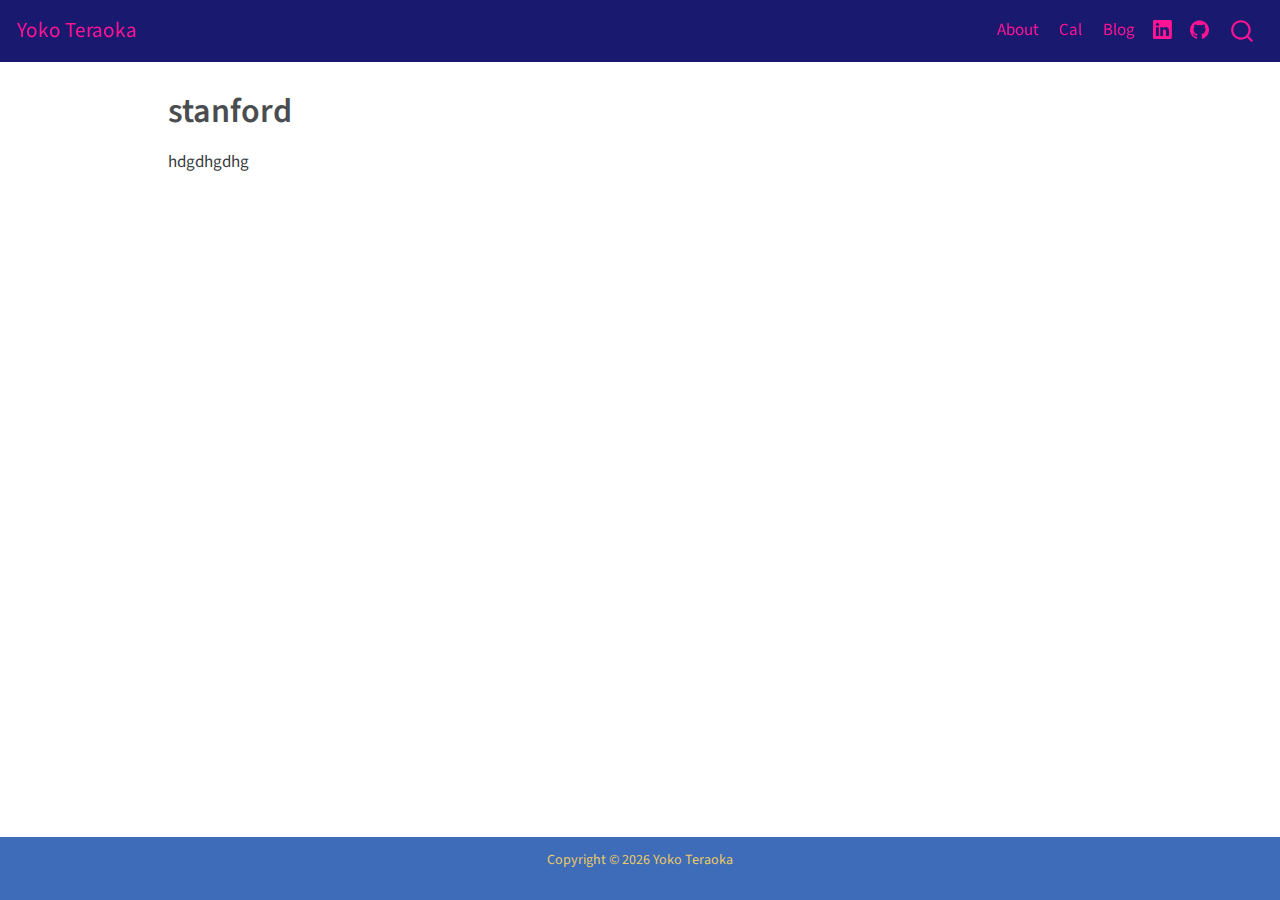
<file: docs/stanford.html>
<!DOCTYPE html>
<html xmlns="http://www.w3.org/1999/xhtml" lang="en" xml:lang="en"><head>

<meta charset="utf-8">
<meta name="generator" content="quarto-1.3.433">

<meta name="viewport" content="width=device-width, initial-scale=1.0, user-scalable=yes">


<title>Yoko Teraoka - stanford</title>
<style>
code{white-space: pre-wrap;}
span.smallcaps{font-variant: small-caps;}
div.columns{display: flex; gap: min(4vw, 1.5em);}
div.column{flex: auto; overflow-x: auto;}
div.hanging-indent{margin-left: 1.5em; text-indent: -1.5em;}
ul.task-list{list-style: none;}
ul.task-list li input[type="checkbox"] {
  width: 0.8em;
  margin: 0 0.8em 0.2em -1em; /* quarto-specific, see https://github.com/quarto-dev/quarto-cli/issues/4556 */ 
  vertical-align: middle;
}
</style>


<script src="site_libs/quarto-nav/quarto-nav.js"></script>
<script src="site_libs/quarto-nav/headroom.min.js"></script>
<script src="site_libs/clipboard/clipboard.min.js"></script>
<script src="site_libs/quarto-search/autocomplete.umd.js"></script>
<script src="site_libs/quarto-search/fuse.min.js"></script>
<script src="site_libs/quarto-search/quarto-search.js"></script>
<meta name="quarto:offset" content="./">
<link href="./figs/favicon.png" rel="icon" type="image/png">
<script src="site_libs/quarto-html/quarto.js"></script>
<script src="site_libs/quarto-html/popper.min.js"></script>
<script src="site_libs/quarto-html/tippy.umd.min.js"></script>
<script src="site_libs/quarto-html/anchor.min.js"></script>
<link href="site_libs/quarto-html/tippy.css" rel="stylesheet">
<link href="site_libs/quarto-html/quarto-syntax-highlighting.css" rel="stylesheet" id="quarto-text-highlighting-styles">
<script src="site_libs/bootstrap/bootstrap.min.js"></script>
<link href="site_libs/bootstrap/bootstrap-icons.css" rel="stylesheet">
<link href="site_libs/bootstrap/bootstrap.min.css" rel="stylesheet" id="quarto-bootstrap" data-mode="light">
<script id="quarto-search-options" type="application/json">{
  "location": "navbar",
  "copy-button": false,
  "collapse-after": 3,
  "panel-placement": "end",
  "type": "overlay",
  "limit": 20,
  "language": {
    "search-no-results-text": "No results",
    "search-matching-documents-text": "matching documents",
    "search-copy-link-title": "Copy link to search",
    "search-hide-matches-text": "Hide additional matches",
    "search-more-match-text": "more match in this document",
    "search-more-matches-text": "more matches in this document",
    "search-clear-button-title": "Clear",
    "search-detached-cancel-button-title": "Cancel",
    "search-submit-button-title": "Submit",
    "search-label": "Search"
  }
}</script>


<link rel="stylesheet" href="styles.css">
</head>

<body class="nav-fixed">

<div id="quarto-search-results"></div>
  <header id="quarto-header" class="headroom fixed-top">
    <nav class="navbar navbar-expand-lg navbar-dark ">
      <div class="navbar-container container-fluid">
      <div class="navbar-brand-container">
    <a class="navbar-brand" href="./index.html">
    <span class="navbar-title">Yoko Teraoka</span>
    </a>
  </div>
            <div id="quarto-search" class="" title="Search"></div>
          <button class="navbar-toggler" type="button" data-bs-toggle="collapse" data-bs-target="#navbarCollapse" aria-controls="navbarCollapse" aria-expanded="false" aria-label="Toggle navigation" onclick="if (window.quartoToggleHeadroom) { window.quartoToggleHeadroom(); }">
  <span class="navbar-toggler-icon"></span>
</button>
          <div class="collapse navbar-collapse" id="navbarCollapse">
            <ul class="navbar-nav navbar-nav-scroll ms-auto">
  <li class="nav-item">
    <a class="nav-link" href="./about.html" rel="" target="">
 <span class="menu-text">About</span></a>
  </li>  
  <li class="nav-item">
    <a class="nav-link" href="./california.html" rel="" target="">
 <span class="menu-text">Cal</span></a>
  </li>  
  <li class="nav-item">
    <a class="nav-link" href="https://hiyokoyoko.github.io/Blog.html" rel="" target="">
 <span class="menu-text">Blog</span></a>
  </li>  
  <li class="nav-item compact">
    <a class="nav-link" href="https://www.linkedin.com/in/hiyokoyoko/" rel="" target=""><i class="bi bi-linkedin" role="img">
</i> 
 <span class="menu-text"></span></a>
  </li>  
  <li class="nav-item compact">
    <a class="nav-link" href="https://github.com/hiyokoyoko" rel="" target=""><i class="bi bi-github" role="img">
</i> 
 <span class="menu-text"></span></a>
  </li>  
</ul>
            <div class="quarto-navbar-tools">
</div>
          </div> <!-- /navcollapse -->
      </div> <!-- /container-fluid -->
    </nav>
</header>
<!-- content -->
<div id="quarto-content" class="quarto-container page-columns page-rows-contents page-layout-article page-navbar">
<!-- sidebar -->
<!-- margin-sidebar -->
    <div id="quarto-margin-sidebar" class="sidebar margin-sidebar">
        
    </div>
<!-- main -->
<main class="content" id="quarto-document-content">

<header id="title-block-header" class="quarto-title-block default">
<div class="quarto-title">
<h1 class="title">stanford</h1>
</div>



<div class="quarto-title-meta">

    
  
    
  </div>
  

</header>

<p>hdgdhgdhg</p>



</main> <!-- /main -->
<script id="quarto-html-after-body" type="application/javascript">
window.document.addEventListener("DOMContentLoaded", function (event) {
  const toggleBodyColorMode = (bsSheetEl) => {
    const mode = bsSheetEl.getAttribute("data-mode");
    const bodyEl = window.document.querySelector("body");
    if (mode === "dark") {
      bodyEl.classList.add("quarto-dark");
      bodyEl.classList.remove("quarto-light");
    } else {
      bodyEl.classList.add("quarto-light");
      bodyEl.classList.remove("quarto-dark");
    }
  }
  const toggleBodyColorPrimary = () => {
    const bsSheetEl = window.document.querySelector("link#quarto-bootstrap");
    if (bsSheetEl) {
      toggleBodyColorMode(bsSheetEl);
    }
  }
  toggleBodyColorPrimary();  
  const icon = "";
  const anchorJS = new window.AnchorJS();
  anchorJS.options = {
    placement: 'right',
    icon: icon
  };
  anchorJS.add('.anchored');
  const isCodeAnnotation = (el) => {
    for (const clz of el.classList) {
      if (clz.startsWith('code-annotation-')) {                     
        return true;
      }
    }
    return false;
  }
  const clipboard = new window.ClipboardJS('.code-copy-button', {
    text: function(trigger) {
      const codeEl = trigger.previousElementSibling.cloneNode(true);
      for (const childEl of codeEl.children) {
        if (isCodeAnnotation(childEl)) {
          childEl.remove();
        }
      }
      return codeEl.innerText;
    }
  });
  clipboard.on('success', function(e) {
    // button target
    const button = e.trigger;
    // don't keep focus
    button.blur();
    // flash "checked"
    button.classList.add('code-copy-button-checked');
    var currentTitle = button.getAttribute("title");
    button.setAttribute("title", "Copied!");
    let tooltip;
    if (window.bootstrap) {
      button.setAttribute("data-bs-toggle", "tooltip");
      button.setAttribute("data-bs-placement", "left");
      button.setAttribute("data-bs-title", "Copied!");
      tooltip = new bootstrap.Tooltip(button, 
        { trigger: "manual", 
          customClass: "code-copy-button-tooltip",
          offset: [0, -8]});
      tooltip.show();    
    }
    setTimeout(function() {
      if (tooltip) {
        tooltip.hide();
        button.removeAttribute("data-bs-title");
        button.removeAttribute("data-bs-toggle");
        button.removeAttribute("data-bs-placement");
      }
      button.setAttribute("title", currentTitle);
      button.classList.remove('code-copy-button-checked');
    }, 1000);
    // clear code selection
    e.clearSelection();
  });
  function tippyHover(el, contentFn) {
    const config = {
      allowHTML: true,
      content: contentFn,
      maxWidth: 500,
      delay: 100,
      arrow: false,
      appendTo: function(el) {
          return el.parentElement;
      },
      interactive: true,
      interactiveBorder: 10,
      theme: 'quarto',
      placement: 'bottom-start'
    };
    window.tippy(el, config); 
  }
  const noterefs = window.document.querySelectorAll('a[role="doc-noteref"]');
  for (var i=0; i<noterefs.length; i++) {
    const ref = noterefs[i];
    tippyHover(ref, function() {
      // use id or data attribute instead here
      let href = ref.getAttribute('data-footnote-href') || ref.getAttribute('href');
      try { href = new URL(href).hash; } catch {}
      const id = href.replace(/^#\/?/, "");
      const note = window.document.getElementById(id);
      return note.innerHTML;
    });
  }
      let selectedAnnoteEl;
      const selectorForAnnotation = ( cell, annotation) => {
        let cellAttr = 'data-code-cell="' + cell + '"';
        let lineAttr = 'data-code-annotation="' +  annotation + '"';
        const selector = 'span[' + cellAttr + '][' + lineAttr + ']';
        return selector;
      }
      const selectCodeLines = (annoteEl) => {
        const doc = window.document;
        const targetCell = annoteEl.getAttribute("data-target-cell");
        const targetAnnotation = annoteEl.getAttribute("data-target-annotation");
        const annoteSpan = window.document.querySelector(selectorForAnnotation(targetCell, targetAnnotation));
        const lines = annoteSpan.getAttribute("data-code-lines").split(",");
        const lineIds = lines.map((line) => {
          return targetCell + "-" + line;
        })
        let top = null;
        let height = null;
        let parent = null;
        if (lineIds.length > 0) {
            //compute the position of the single el (top and bottom and make a div)
            const el = window.document.getElementById(lineIds[0]);
            top = el.offsetTop;
            height = el.offsetHeight;
            parent = el.parentElement.parentElement;
          if (lineIds.length > 1) {
            const lastEl = window.document.getElementById(lineIds[lineIds.length - 1]);
            const bottom = lastEl.offsetTop + lastEl.offsetHeight;
            height = bottom - top;
          }
          if (top !== null && height !== null && parent !== null) {
            // cook up a div (if necessary) and position it 
            let div = window.document.getElementById("code-annotation-line-highlight");
            if (div === null) {
              div = window.document.createElement("div");
              div.setAttribute("id", "code-annotation-line-highlight");
              div.style.position = 'absolute';
              parent.appendChild(div);
            }
            div.style.top = top - 2 + "px";
            div.style.height = height + 4 + "px";
            let gutterDiv = window.document.getElementById("code-annotation-line-highlight-gutter");
            if (gutterDiv === null) {
              gutterDiv = window.document.createElement("div");
              gutterDiv.setAttribute("id", "code-annotation-line-highlight-gutter");
              gutterDiv.style.position = 'absolute';
              const codeCell = window.document.getElementById(targetCell);
              const gutter = codeCell.querySelector('.code-annotation-gutter');
              gutter.appendChild(gutterDiv);
            }
            gutterDiv.style.top = top - 2 + "px";
            gutterDiv.style.height = height + 4 + "px";
          }
          selectedAnnoteEl = annoteEl;
        }
      };
      const unselectCodeLines = () => {
        const elementsIds = ["code-annotation-line-highlight", "code-annotation-line-highlight-gutter"];
        elementsIds.forEach((elId) => {
          const div = window.document.getElementById(elId);
          if (div) {
            div.remove();
          }
        });
        selectedAnnoteEl = undefined;
      };
      // Attach click handler to the DT
      const annoteDls = window.document.querySelectorAll('dt[data-target-cell]');
      for (const annoteDlNode of annoteDls) {
        annoteDlNode.addEventListener('click', (event) => {
          const clickedEl = event.target;
          if (clickedEl !== selectedAnnoteEl) {
            unselectCodeLines();
            const activeEl = window.document.querySelector('dt[data-target-cell].code-annotation-active');
            if (activeEl) {
              activeEl.classList.remove('code-annotation-active');
            }
            selectCodeLines(clickedEl);
            clickedEl.classList.add('code-annotation-active');
          } else {
            // Unselect the line
            unselectCodeLines();
            clickedEl.classList.remove('code-annotation-active');
          }
        });
      }
  const findCites = (el) => {
    const parentEl = el.parentElement;
    if (parentEl) {
      const cites = parentEl.dataset.cites;
      if (cites) {
        return {
          el,
          cites: cites.split(' ')
        };
      } else {
        return findCites(el.parentElement)
      }
    } else {
      return undefined;
    }
  };
  var bibliorefs = window.document.querySelectorAll('a[role="doc-biblioref"]');
  for (var i=0; i<bibliorefs.length; i++) {
    const ref = bibliorefs[i];
    const citeInfo = findCites(ref);
    if (citeInfo) {
      tippyHover(citeInfo.el, function() {
        var popup = window.document.createElement('div');
        citeInfo.cites.forEach(function(cite) {
          var citeDiv = window.document.createElement('div');
          citeDiv.classList.add('hanging-indent');
          citeDiv.classList.add('csl-entry');
          var biblioDiv = window.document.getElementById('ref-' + cite);
          if (biblioDiv) {
            citeDiv.innerHTML = biblioDiv.innerHTML;
          }
          popup.appendChild(citeDiv);
        });
        return popup.innerHTML;
      });
    }
  }
});
</script>
</div> <!-- /content -->
<footer class="footer">
  <div class="nav-footer">
    <div class="nav-footer-left">
      &nbsp;
    </div>   
    <div class="nav-footer-center">
      <ul class="footer-items list-unstyled">
    <li class="nav-item">
 <p>Copyright © <script>document.write(new Date().getFullYear())</script> Yoko Teraoka</p>
  </li>  
</ul>
    </div>
    <div class="nav-footer-right">
      &nbsp;
    </div>
  </div>
</footer>



</body></html>
</file>
<file: docs/site_libs/quarto-html/tippy.css>
.tippy-box[data-animation=fade][data-state=hidden]{opacity:0}[data-tippy-root]{max-width:calc(100vw - 10px)}.tippy-box{position:relative;background-color:#333;color:#fff;border-radius:4px;font-size:14px;line-height:1.4;white-space:normal;outline:0;transition-property:transform,visibility,opacity}.tippy-box[data-placement^=top]>.tippy-arrow{bottom:0}.tippy-box[data-placement^=top]>.tippy-arrow:before{bottom:-7px;left:0;border-width:8px 8px 0;border-top-color:initial;transform-origin:center top}.tippy-box[data-placement^=bottom]>.tippy-arrow{top:0}.tippy-box[data-placement^=bottom]>.tippy-arrow:before{top:-7px;left:0;border-width:0 8px 8px;border-bottom-color:initial;transform-origin:center bottom}.tippy-box[data-placement^=left]>.tippy-arrow{right:0}.tippy-box[data-placement^=left]>.tippy-arrow:before{border-width:8px 0 8px 8px;border-left-color:initial;right:-7px;transform-origin:center left}.tippy-box[data-placement^=right]>.tippy-arrow{left:0}.tippy-box[data-placement^=right]>.tippy-arrow:before{left:-7px;border-width:8px 8px 8px 0;border-right-color:initial;transform-origin:center right}.tippy-box[data-inertia][data-state=visible]{transition-timing-function:cubic-bezier(.54,1.5,.38,1.11)}.tippy-arrow{width:16px;height:16px;color:#333}.tippy-arrow:before{content:"";position:absolute;border-color:transparent;border-style:solid}.tippy-content{position:relative;padding:5px 9px;z-index:1}
</file>
<file: docs/site_libs/quarto-html/quarto-syntax-highlighting.css>
/* quarto syntax highlight colors */
:root {
  --quarto-hl-ot-color: #003B4F;
  --quarto-hl-at-color: #657422;
  --quarto-hl-ss-color: #20794D;
  --quarto-hl-an-color: #5E5E5E;
  --quarto-hl-fu-color: #4758AB;
  --quarto-hl-st-color: #20794D;
  --quarto-hl-cf-color: #003B4F;
  --quarto-hl-op-color: #5E5E5E;
  --quarto-hl-er-color: #AD0000;
  --quarto-hl-bn-color: #AD0000;
  --quarto-hl-al-color: #AD0000;
  --quarto-hl-va-color: #111111;
  --quarto-hl-bu-color: inherit;
  --quarto-hl-ex-color: inherit;
  --quarto-hl-pp-color: #AD0000;
  --quarto-hl-in-color: #5E5E5E;
  --quarto-hl-vs-color: #20794D;
  --quarto-hl-wa-color: #5E5E5E;
  --quarto-hl-do-color: #5E5E5E;
  --quarto-hl-im-color: #00769E;
  --quarto-hl-ch-color: #20794D;
  --quarto-hl-dt-color: #AD0000;
  --quarto-hl-fl-color: #AD0000;
  --quarto-hl-co-color: #5E5E5E;
  --quarto-hl-cv-color: #5E5E5E;
  --quarto-hl-cn-color: #8f5902;
  --quarto-hl-sc-color: #5E5E5E;
  --quarto-hl-dv-color: #AD0000;
  --quarto-hl-kw-color: #003B4F;
}

/* other quarto variables */
:root {
  --quarto-font-monospace: SFMono-Regular, Menlo, Monaco, Consolas, "Liberation Mono", "Courier New", monospace;
}

pre > code.sourceCode > span {
  color: #003B4F;
}

code span {
  color: #003B4F;
}

code.sourceCode > span {
  color: #003B4F;
}

div.sourceCode,
div.sourceCode pre.sourceCode {
  color: #003B4F;
}

code span.ot {
  color: #003B4F;
  font-style: inherit;
}

code span.at {
  color: #657422;
  font-style: inherit;
}

code span.ss {
  color: #20794D;
  font-style: inherit;
}

code span.an {
  color: #5E5E5E;
  font-style: inherit;
}

code span.fu {
  color: #4758AB;
  font-style: inherit;
}

code span.st {
  color: #20794D;
  font-style: inherit;
}

code span.cf {
  color: #003B4F;
  font-style: inherit;
}

code span.op {
  color: #5E5E5E;
  font-style: inherit;
}

code span.er {
  color: #AD0000;
  font-style: inherit;
}

code span.bn {
  color: #AD0000;
  font-style: inherit;
}

code span.al {
  color: #AD0000;
  font-style: inherit;
}

code span.va {
  color: #111111;
  font-style: inherit;
}

code span.bu {
  font-style: inherit;
}

code span.ex {
  font-style: inherit;
}

code span.pp {
  color: #AD0000;
  font-style: inherit;
}

code span.in {
  color: #5E5E5E;
  font-style: inherit;
}

code span.vs {
  color: #20794D;
  font-style: inherit;
}

code span.wa {
  color: #5E5E5E;
  font-style: italic;
}

code span.do {
  color: #5E5E5E;
  font-style: italic;
}

code span.im {
  color: #00769E;
  font-style: inherit;
}

code span.ch {
  color: #20794D;
  font-style: inherit;
}

code span.dt {
  color: #AD0000;
  font-style: inherit;
}

code span.fl {
  color: #AD0000;
  font-style: inherit;
}

code span.co {
  color: #5E5E5E;
  font-style: inherit;
}

code span.cv {
  color: #5E5E5E;
  font-style: italic;
}

code span.cn {
  color: #8f5902;
  font-style: inherit;
}

code span.sc {
  color: #5E5E5E;
  font-style: inherit;
}

code span.dv {
  color: #AD0000;
  font-style: inherit;
}

code span.kw {
  color: #003B4F;
  font-style: inherit;
}

.prevent-inlining {
  content: "</";
}

/*# sourceMappingURL=debc5d5d77c3f9108843748ff7464032.css.map */
</file>
<file: docs/styles.css>
/* css styles */
</file>
